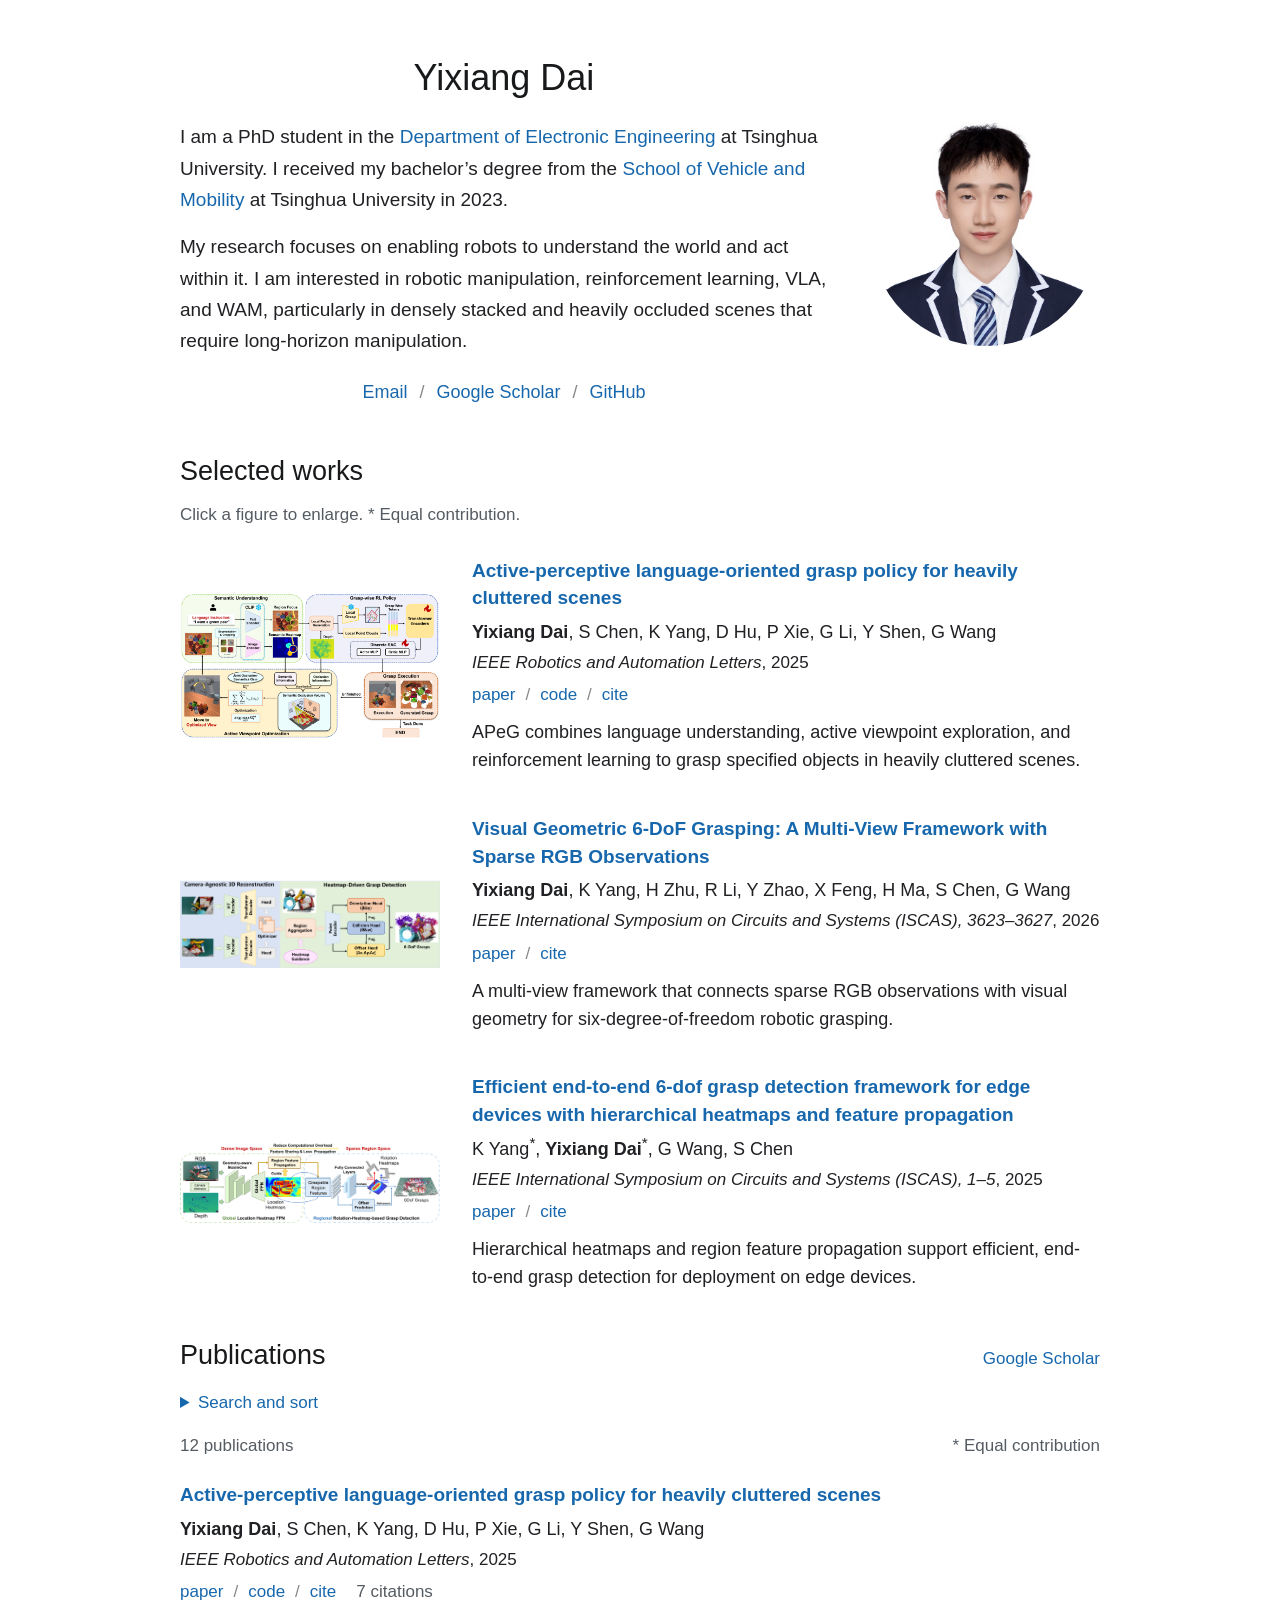
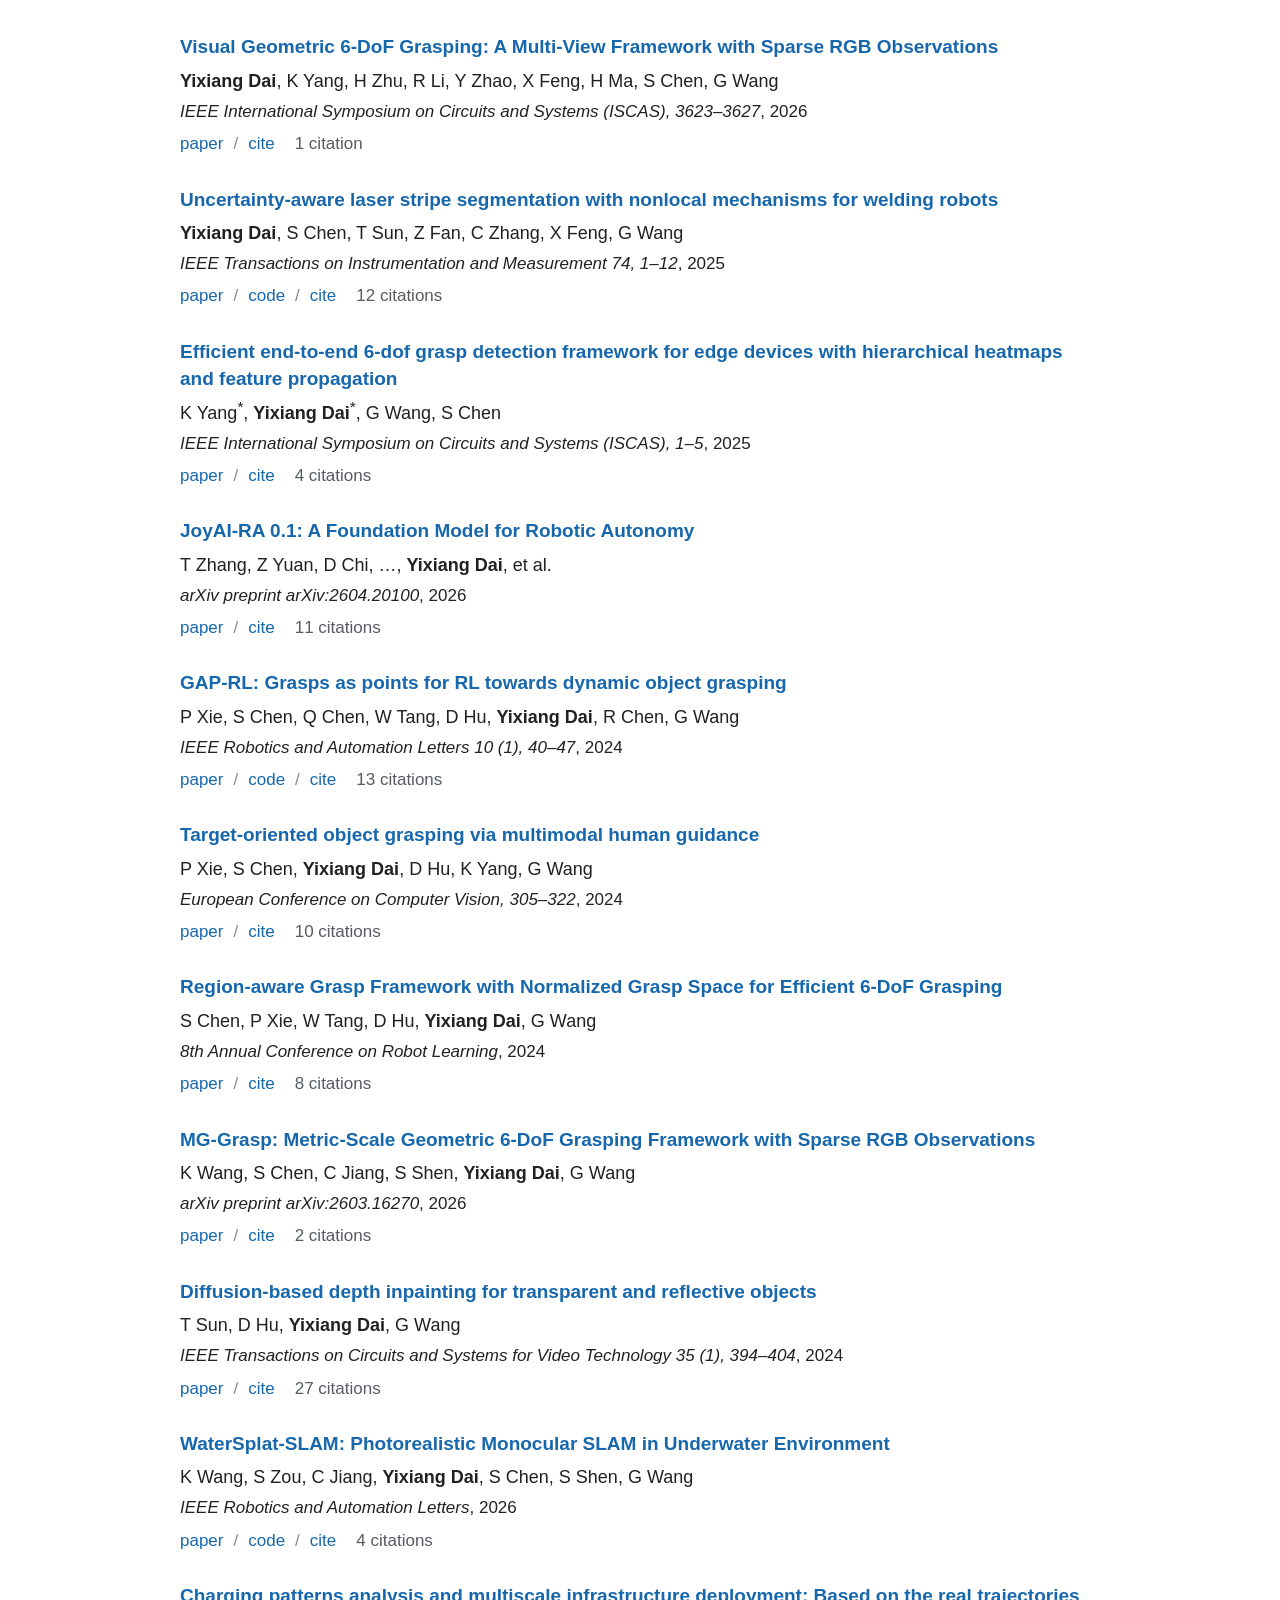
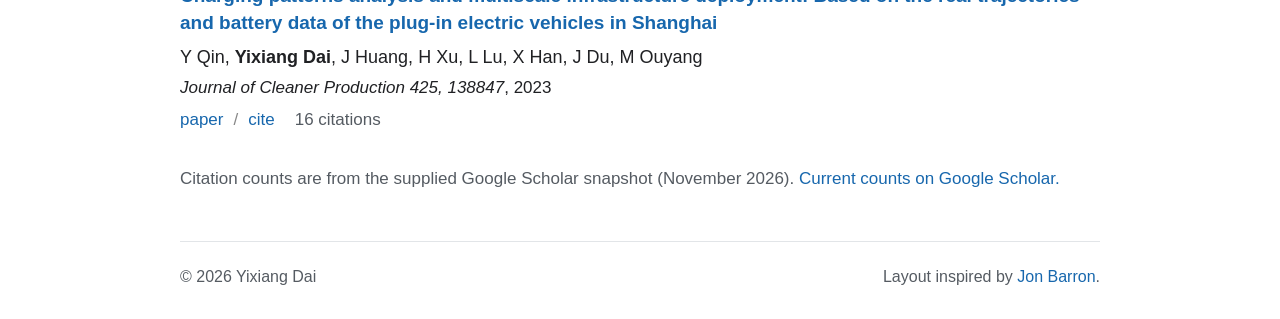
<file: docs/index.html>
<!doctype html>
<html lang="en">
<head>
<meta charset="utf-8">
<meta name="viewport" content="width=device-width, initial-scale=1">
<meta name="theme-color" content="#ffffff">
<title>Yixiang Dai | Tsinghua University | Academic Homepage</title>
<meta name="author" content="Yixiang Dai">
<meta name="robots" content="index,follow,max-image-preview:large">
<meta name="description" content="Yixiang Dai, PhD student in the Department of Electronic Engineering at Tsinghua University. Research in robotic manipulation, reinforcement learning, VLA, and WAM.">
<link rel="canonical" href="https://ryan-dai01.github.io/">
<meta property="og:type" content="website">
<meta property="og:site_name" content="Yixiang Dai">
<meta property="og:title" content="Yixiang Dai — Tsinghua University">
<meta property="og:description" content="Robotic manipulation, reinforcement learning, VLA, and WAM for long-horizon manipulation in cluttered and occluded scenes.">
<meta property="og:url" content="https://ryan-dai01.github.io/">
<meta name="twitter:card" content="summary">
<link rel="icon" href="assets/favicon.svg" type="image/svg+xml">
<link rel="stylesheet" href="styles.css?v=8df220559da8">
<script src="main.js?v=0dc1ffbe0150" defer></script>
<script type="application/ld+json">{"@context":"https://schema.org","@graph":[{"@type":"WebSite","@id":"https://ryan-dai01.github.io/#website","url":"https://ryan-dai01.github.io/","name":"Yixiang Dai","alternateName":"Yixiang Dai — Tsinghua University","inLanguage":"en","publisher":{"@id":"https://ryan-dai01.github.io/#person"}},{"@type":"ProfilePage","@id":"https://ryan-dai01.github.io/#profile","url":"https://ryan-dai01.github.io/","name":"Yixiang Dai | Tsinghua University | Academic Homepage","isPartOf":{"@id":"https://ryan-dai01.github.io/#website"},"mainEntity":{"@id":"https://ryan-dai01.github.io/#person"},"inLanguage":"en"},{"@type":"Person","@id":"https://ryan-dai01.github.io/#person","name":"Yixiang Dai","url":"https://ryan-dai01.github.io/","mainEntityOfPage":{"@id":"https://ryan-dai01.github.io/#profile"},"jobTitle":"PhD Student","image":"https://ryan-dai01.github.io/assets/yixiang-dai.jpg","affiliation":{"@type":"Organization","name":"Department of Electronic Engineering","parentOrganization":{"@type":"CollegeOrUniversity","name":"Tsinghua University"}},"email":"mailto:daiyx23@mails.tsinghua.edu.cn","sameAs":["https://scholar.google.com/citations?user=QMw7WTEAAAAJ&hl=en","https://github.com/Ryan-DAI01"],"knowsAbout":["Robotic manipulation","Reinforcement learning","VLA","WAM","Long-horizon manipulation","Cluttered and occluded scenes"],"alumniOf":{"@type":"EducationalOrganization","name":"School of Vehicle and Mobility","parentOrganization":{"@type":"CollegeOrUniversity","name":"Tsinghua University"}}}]}</script>
</head>
<body>
<a class="skip-link" href="#main">Skip to content</a>
<main id="main" class="page">
  <section id="about" class="profile" aria-labelledby="name">
    <div class="profile-copy">
      <h1 id="name">Yixiang Dai</h1>
      <p class="bio bio-education">I am a PhD student in the <a class="department-link" href="https://www.ee.tsinghua.edu.cn/en/" target="_blank" rel="noopener noreferrer">Department of Electronic Engineering</a> at Tsinghua University. I received my bachelor’s degree from the <a href="https://eng.svm.tsinghua.edu.cn/info/1002/1026.htm" target="_blank" rel="noopener noreferrer">School of Vehicle and Mobility</a> at Tsinghua University in 2023.</p>
      <p class="bio">My research focuses on enabling robots to understand the world and act within it. I am interested in robotic manipulation, reinforcement learning, VLA, and WAM, particularly in densely stacked and heavily occluded scenes that require long-horizon manipulation.</p>
      <nav id="contact" class="profile-links" aria-label="Contact and academic profiles">
        <a href="mailto:daiyx23@mails.tsinghua.edu.cn">Email</a>
        <a href="https://scholar.google.com/citations?user=QMw7WTEAAAAJ&amp;hl=en" target="_blank" rel="noopener noreferrer">Google Scholar</a>
        <a href="https://github.com/Ryan-DAI01" target="_blank" rel="noopener noreferrer">GitHub</a>
      </nav>
    </div>
    <figure class="portrait"><img src="assets/yixiang-dai.jpg" alt="Portrait of Yixiang Dai" width="3516" height="3516" fetchpriority="high"></figure>
  </section>

  <section id="research" class="research-section" aria-labelledby="research-title">
    <div class="section-heading"><h2 id="research-title">Selected works</h2></div>
    <p class="section-note">Click a figure to enlarge. <span>* Equal contribution.</span></p>
    <div class="selected-works"><article class="selected-work" data-work="apeg" aria-labelledby="selected-title-apeg"><a class="research-image" href="assets/apeg-framework.png" target="_blank" rel="noopener noreferrer" data-figure="Active-perceptive language-oriented grasp policy for heavily cluttered scenes" data-caption="APeG framework — original figure from the authors’ project repository." aria-label="Enlarge figure: Active-perceptive language-oriented grasp policy for heavily cluttered scenes"><img src="assets/apeg-framework.png" alt="APeG framework: semantic understanding and active viewpoint optimization feed a grasp-wise reinforcement learning policy." width="1920" height="1084" loading="lazy"></a><div class="research-copy"><h3 id="selected-title-apeg"><a href="https://ieeexplore.ieee.org/document/11146494/" target="_blank" rel="noopener noreferrer">Active-perceptive language-oriented grasp policy for heavily cluttered scenes</a></h3><p class="authors"><strong>Yixiang Dai</strong>, S Chen, K Yang, D Hu, P Xie, G Li, Y Shen, G Wang</p><p class="venue"><em>IEEE Robotics and Automation Letters</em>, <span class="paper-year">2025</span></p><div class="paper-actions"><a href="https://ieeexplore.ieee.org/document/11146494/" target="_blank" rel="noopener noreferrer" aria-label="Read paper: Active-perceptive language-oriented grasp policy for heavily cluttered scenes">paper</a><a href="https://github.com/THU-VCLab/APeG" target="_blank" rel="noopener noreferrer" aria-label="Source code for Active-perceptive language-oriented grasp policy for heavily cluttered scenes">code</a><button type="button" class="cite-button link-button" data-cite="apeg" aria-label="Cite: Active-perceptive language-oriented grasp policy for heavily cluttered scenes" hidden>cite</button></div><p class="paper-description">APeG combines language understanding, active viewpoint exploration, and reinforcement learning to grasp specified objects in heavily cluttered scenes.</p></div></article><article class="selected-work" data-work="visual-geometric" aria-labelledby="selected-title-visual-geometric"><a class="research-image" href="assets/visual-geometric-framework.png" target="_blank" rel="noopener noreferrer" data-figure="Visual Geometric 6-DoF Grasping: A Multi-View Framework with Sparse RGB Observations" data-caption="Visual Geometric 6-DoF Grasping — original framework figure supplied by Yixiang Dai." aria-label="Enlarge figure: Visual Geometric 6-DoF Grasping: A Multi-View Framework with Sparse RGB Observations"><img src="assets/visual-geometric-framework.png" alt="Camera-agnostic 3D reconstruction from multiple RGB views, followed by heatmap-driven 6-DoF grasp detection." width="4372" height="1477" loading="lazy"></a><div class="research-copy"><h3 id="selected-title-visual-geometric"><a href="https://doi.org/10.1109/ISCAS66217.2026.11562096" target="_blank" rel="noopener noreferrer">Visual Geometric 6-DoF Grasping: A Multi-View Framework with Sparse RGB Observations</a></h3><p class="authors"><strong>Yixiang Dai</strong>, K Yang, H Zhu, R Li, Y Zhao, X Feng, H Ma, S Chen, G Wang</p><p class="venue"><em>IEEE International Symposium on Circuits and Systems (ISCAS), 3623–3627</em>, <span class="paper-year">2026</span></p><div class="paper-actions"><a href="https://doi.org/10.1109/ISCAS66217.2026.11562096" target="_blank" rel="noopener noreferrer" aria-label="Read paper: Visual Geometric 6-DoF Grasping: A Multi-View Framework with Sparse RGB Observations">paper</a><button type="button" class="cite-button link-button" data-cite="visual-geometric" aria-label="Cite: Visual Geometric 6-DoF Grasping: A Multi-View Framework with Sparse RGB Observations" hidden>cite</button></div><p class="paper-description">A multi-view framework that connects sparse RGB observations with visual geometry for six-degree-of-freedom robotic grasping.</p></div></article><article class="selected-work" data-work="edge-grasp" aria-labelledby="selected-title-edge-grasp"><a class="research-image" href="assets/edge-grasp-framework.png" target="_blank" rel="noopener noreferrer" data-figure="Efficient end-to-end 6-dof grasp detection framework for edge devices with hierarchical heatmaps and feature propagation" data-caption="E3GNet framework — Figure 1 of the paper." aria-label="Enlarge figure: Efficient end-to-end 6-dof grasp detection framework for edge devices with hierarchical heatmaps and feature propagation"><img src="assets/edge-grasp-framework.png" alt="E3GNet framework showing hierarchical heatmaps, region feature propagation, and grasp generation." width="2560" height="799" loading="lazy"></a><div class="research-copy"><h3 id="selected-title-edge-grasp"><a href="https://arxiv.org/abs/2410.22980" target="_blank" rel="noopener noreferrer">Efficient end-to-end 6-dof grasp detection framework for edge devices with hierarchical heatmaps and feature propagation</a></h3><p class="authors">K Yang<sup class="equal-contribution" aria-label="Equal contribution">*</sup>, <strong>Yixiang Dai</strong><sup class="equal-contribution" aria-label="Equal contribution">*</sup>, G Wang, S Chen</p><p class="venue"><em>IEEE International Symposium on Circuits and Systems (ISCAS), 1–5</em>, <span class="paper-year">2025</span></p><div class="paper-actions"><a href="https://arxiv.org/abs/2410.22980" target="_blank" rel="noopener noreferrer" aria-label="Read paper: Efficient end-to-end 6-dof grasp detection framework for edge devices with hierarchical heatmaps and feature propagation">paper</a><button type="button" class="cite-button link-button" data-cite="edge-grasp" aria-label="Cite: Efficient end-to-end 6-dof grasp detection framework for edge devices with hierarchical heatmaps and feature propagation" hidden>cite</button></div><p class="paper-description">Hierarchical heatmaps and region feature propagation support efficient, end-to-end grasp detection for deployment on edge devices.</p></div></article></div>
  </section>

  <section id="publications" class="publications-section" aria-labelledby="publications-title">
    <div class="section-heading">
      <h2 id="publications-title">Publications</h2>
      <a class="scholar-link" href="https://scholar.google.com/citations?user=QMw7WTEAAAAJ&amp;hl=en" target="_blank" rel="noopener noreferrer">Google Scholar</a>
    </div>
    <details id="publication-tools" class="publication-tools" hidden>
      <summary>Search and sort</summary>
      <form id="filters" class="filters" role="search" hidden>
        <div class="filter-fields">
          <label class="search-field"><span class="sr-only">Search publications</span><input id="publication-search" type="search" placeholder="Search publications…" autocomplete="off"></label>
          <label><span class="sr-only">Publication year</span><select id="year-filter"><option value="all">All years</option><option>2026</option><option>2025</option><option>2024</option><option>2023</option></select></label>
          <label><span class="sr-only">Publication order</span><select id="publication-sort"><option value="featured">Selected order</option><option value="recent">Newest first</option><option value="cited">Most cited</option></select></label>
        </div>
      </form>
    </details>
    <p id="order-hint" class="order-hint" hidden></p>
    <div class="list-summary"><p id="result-count" role="status" aria-live="polite">12 publications</p><p>* Equal contribution</p></div>
    <div id="publication-list"><div class="publication-group publication-group-flat"><div><article class="publication-row" data-id="apeg" aria-labelledby="title-apeg"><h3 id="title-apeg"><a href="https://ieeexplore.ieee.org/document/11146494/" target="_blank" rel="noopener noreferrer">Active-perceptive language-oriented grasp policy for heavily cluttered scenes</a></h3><p class="authors"><strong>Yixiang Dai</strong>, S Chen, K Yang, D Hu, P Xie, G Li, Y Shen, G Wang</p><p class="venue"><em>IEEE Robotics and Automation Letters</em>, <span class="paper-year">2025</span></p><div class="publication-bottom"><div class="paper-actions"><a href="https://ieeexplore.ieee.org/document/11146494/" target="_blank" rel="noopener noreferrer" aria-label="Read paper: Active-perceptive language-oriented grasp policy for heavily cluttered scenes">paper</a><a href="https://github.com/THU-VCLab/APeG" target="_blank" rel="noopener noreferrer" aria-label="Source code for Active-perceptive language-oriented grasp policy for heavily cluttered scenes">code</a><button type="button" class="cite-button link-button" data-cite="apeg" aria-label="Cite: Active-perceptive language-oriented grasp policy for heavily cluttered scenes" hidden>cite</button></div><span class="citation-count">7 citations</span></div></article><article class="publication-row" data-id="visual-geometric" aria-labelledby="title-visual-geometric"><h3 id="title-visual-geometric"><a href="https://doi.org/10.1109/ISCAS66217.2026.11562096" target="_blank" rel="noopener noreferrer">Visual Geometric 6-DoF Grasping: A Multi-View Framework with Sparse RGB Observations</a></h3><p class="authors"><strong>Yixiang Dai</strong>, K Yang, H Zhu, R Li, Y Zhao, X Feng, H Ma, S Chen, G Wang</p><p class="venue"><em>IEEE International Symposium on Circuits and Systems (ISCAS), 3623–3627</em>, <span class="paper-year">2026</span></p><div class="publication-bottom"><div class="paper-actions"><a href="https://doi.org/10.1109/ISCAS66217.2026.11562096" target="_blank" rel="noopener noreferrer" aria-label="Read paper: Visual Geometric 6-DoF Grasping: A Multi-View Framework with Sparse RGB Observations">paper</a><button type="button" class="cite-button link-button" data-cite="visual-geometric" aria-label="Cite: Visual Geometric 6-DoF Grasping: A Multi-View Framework with Sparse RGB Observations" hidden>cite</button></div><span class="citation-count">1 citation</span></div></article><article class="publication-row" data-id="laser-stripe" aria-labelledby="title-laser-stripe"><h3 id="title-laser-stripe"><a href="https://ieeexplore.ieee.org/document/10909245" target="_blank" rel="noopener noreferrer">Uncertainty-aware laser stripe segmentation with nonlocal mechanisms for welding robots</a></h3><p class="authors"><strong>Yixiang Dai</strong>, S Chen, T Sun, Z Fan, C Zhang, X Feng, G Wang</p><p class="venue"><em>IEEE Transactions on Instrumentation and Measurement 74, 1–12</em>, <span class="paper-year">2025</span></p><div class="publication-bottom"><div class="paper-actions"><a href="https://ieeexplore.ieee.org/document/10909245" target="_blank" rel="noopener noreferrer" aria-label="Read paper: Uncertainty-aware laser stripe segmentation with nonlocal mechanisms for welding robots">paper</a><a href="https://github.com/Ryan-DAI01/UNLS-Net" target="_blank" rel="noopener noreferrer" aria-label="Source code for Uncertainty-aware laser stripe segmentation with nonlocal mechanisms for welding robots">code</a><button type="button" class="cite-button link-button" data-cite="laser-stripe" aria-label="Cite: Uncertainty-aware laser stripe segmentation with nonlocal mechanisms for welding robots" hidden>cite</button></div><span class="citation-count">12 citations</span></div></article><article class="publication-row" data-id="edge-grasp" aria-labelledby="title-edge-grasp"><h3 id="title-edge-grasp"><a href="https://arxiv.org/abs/2410.22980" target="_blank" rel="noopener noreferrer">Efficient end-to-end 6-dof grasp detection framework for edge devices with hierarchical heatmaps and feature propagation</a></h3><p class="authors">K Yang<sup class="equal-contribution" aria-label="Equal contribution">*</sup>, <strong>Yixiang Dai</strong><sup class="equal-contribution" aria-label="Equal contribution">*</sup>, G Wang, S Chen</p><p class="venue"><em>IEEE International Symposium on Circuits and Systems (ISCAS), 1–5</em>, <span class="paper-year">2025</span></p><div class="publication-bottom"><div class="paper-actions"><a href="https://arxiv.org/abs/2410.22980" target="_blank" rel="noopener noreferrer" aria-label="Read paper: Efficient end-to-end 6-dof grasp detection framework for edge devices with hierarchical heatmaps and feature propagation">paper</a><button type="button" class="cite-button link-button" data-cite="edge-grasp" aria-label="Cite: Efficient end-to-end 6-dof grasp detection framework for edge devices with hierarchical heatmaps and feature propagation" hidden>cite</button></div><span class="citation-count">4 citations</span></div></article><article class="publication-row" data-id="joyai" aria-labelledby="title-joyai"><h3 id="title-joyai"><a href="https://arxiv.org/abs/2604.20100" target="_blank" rel="noopener noreferrer">JoyAI-RA 0.1: A Foundation Model for Robotic Autonomy</a></h3><p class="authors">T Zhang, Z Yuan, D Chi, …, <strong>Yixiang Dai</strong>, et al.</p><p class="venue"><em>arXiv preprint arXiv:2604.20100</em>, <span class="paper-year">2026</span></p><div class="publication-bottom"><div class="paper-actions"><a href="https://arxiv.org/abs/2604.20100" target="_blank" rel="noopener noreferrer" aria-label="Read paper: JoyAI-RA 0.1: A Foundation Model for Robotic Autonomy">paper</a><button type="button" class="cite-button link-button" data-cite="joyai" aria-label="Cite: JoyAI-RA 0.1: A Foundation Model for Robotic Autonomy" hidden>cite</button></div><span class="citation-count">11 citations</span></div></article><article class="publication-row" data-id="gap-rl" aria-labelledby="title-gap-rl"><h3 id="title-gap-rl"><a href="https://arxiv.org/abs/2410.03509" target="_blank" rel="noopener noreferrer">GAP-RL: Grasps as points for RL towards dynamic object grasping</a></h3><p class="authors">P Xie, S Chen, Q Chen, W Tang, D Hu, <strong>Yixiang Dai</strong>, R Chen, G Wang</p><p class="venue"><em>IEEE Robotics and Automation Letters 10 (1), 40–47</em>, <span class="paper-year">2024</span></p><div class="publication-bottom"><div class="paper-actions"><a href="https://arxiv.org/abs/2410.03509" target="_blank" rel="noopener noreferrer" aria-label="Read paper: GAP-RL: Grasps as points for RL towards dynamic object grasping">paper</a><a href="https://github.com/THU-VCLab/GAP-RL" target="_blank" rel="noopener noreferrer" aria-label="Source code for GAP-RL: Grasps as points for RL towards dynamic object grasping">code</a><button type="button" class="cite-button link-button" data-cite="gap-rl" aria-label="Cite: GAP-RL: Grasps as points for RL towards dynamic object grasping" hidden>cite</button></div><span class="citation-count">13 citations</span></div></article><article class="publication-row" data-id="target-oriented" aria-labelledby="title-target-oriented"><h3 id="title-target-oriented"><a href="https://arxiv.org/abs/2408.11138" target="_blank" rel="noopener noreferrer">Target-oriented object grasping via multimodal human guidance</a></h3><p class="authors">P Xie, S Chen, <strong>Yixiang Dai</strong>, D Hu, K Yang, G Wang</p><p class="venue"><em>European Conference on Computer Vision, 305–322</em>, <span class="paper-year">2024</span></p><div class="publication-bottom"><div class="paper-actions"><a href="https://arxiv.org/abs/2408.11138" target="_blank" rel="noopener noreferrer" aria-label="Read paper: Target-oriented object grasping via multimodal human guidance">paper</a><button type="button" class="cite-button link-button" data-cite="target-oriented" aria-label="Cite: Target-oriented object grasping via multimodal human guidance" hidden>cite</button></div><span class="citation-count">10 citations</span></div></article><article class="publication-row" data-id="region-aware" aria-labelledby="title-region-aware"><h3 id="title-region-aware"><a href="https://arxiv.org/abs/2406.01767" target="_blank" rel="noopener noreferrer">Region-aware Grasp Framework with Normalized Grasp Space for Efficient 6-DoF Grasping</a></h3><p class="authors">S Chen, P Xie, W Tang, D Hu, <strong>Yixiang Dai</strong>, G Wang</p><p class="venue"><em>8th Annual Conference on Robot Learning</em>, <span class="paper-year">2024</span></p><div class="publication-bottom"><div class="paper-actions"><a href="https://arxiv.org/abs/2406.01767" target="_blank" rel="noopener noreferrer" aria-label="Read paper: Region-aware Grasp Framework with Normalized Grasp Space for Efficient 6-DoF Grasping">paper</a><button type="button" class="cite-button link-button" data-cite="region-aware" aria-label="Cite: Region-aware Grasp Framework with Normalized Grasp Space for Efficient 6-DoF Grasping" hidden>cite</button></div><span class="citation-count">8 citations</span></div></article><article class="publication-row" data-id="mg-grasp" aria-labelledby="title-mg-grasp"><h3 id="title-mg-grasp"><a href="https://arxiv.org/abs/2603.16270" target="_blank" rel="noopener noreferrer">MG-Grasp: Metric-Scale Geometric 6-DoF Grasping Framework with Sparse RGB Observations</a></h3><p class="authors">K Wang, S Chen, C Jiang, S Shen, <strong>Yixiang Dai</strong>, G Wang</p><p class="venue"><em>arXiv preprint arXiv:2603.16270</em>, <span class="paper-year">2026</span></p><div class="publication-bottom"><div class="paper-actions"><a href="https://arxiv.org/abs/2603.16270" target="_blank" rel="noopener noreferrer" aria-label="Read paper: MG-Grasp: Metric-Scale Geometric 6-DoF Grasping Framework with Sparse RGB Observations">paper</a><button type="button" class="cite-button link-button" data-cite="mg-grasp" aria-label="Cite: MG-Grasp: Metric-Scale Geometric 6-DoF Grasping Framework with Sparse RGB Observations" hidden>cite</button></div><span class="citation-count">2 citations</span></div></article><article class="publication-row" data-id="ditr" aria-labelledby="title-ditr"><h3 id="title-ditr"><a href="https://arxiv.org/abs/2410.08567" target="_blank" rel="noopener noreferrer">Diffusion-based depth inpainting for transparent and reflective objects</a></h3><p class="authors">T Sun, D Hu, <strong>Yixiang Dai</strong>, G Wang</p><p class="venue"><em>IEEE Transactions on Circuits and Systems for Video Technology 35 (1), 394–404</em>, <span class="paper-year">2024</span></p><div class="publication-bottom"><div class="paper-actions"><a href="https://arxiv.org/abs/2410.08567" target="_blank" rel="noopener noreferrer" aria-label="Read paper: Diffusion-based depth inpainting for transparent and reflective objects">paper</a><button type="button" class="cite-button link-button" data-cite="ditr" aria-label="Cite: Diffusion-based depth inpainting for transparent and reflective objects" hidden>cite</button></div><span class="citation-count">27 citations</span></div></article><article class="publication-row" data-id="watersplat" aria-labelledby="title-watersplat"><h3 id="title-watersplat"><a href="https://arxiv.org/abs/2604.04642" target="_blank" rel="noopener noreferrer">WaterSplat-SLAM: Photorealistic Monocular SLAM in Underwater Environment</a></h3><p class="authors">K Wang, S Zou, C Jiang, <strong>Yixiang Dai</strong>, S Chen, S Shen, G Wang</p><p class="venue"><em>IEEE Robotics and Automation Letters</em>, <span class="paper-year">2026</span></p><div class="publication-bottom"><div class="paper-actions"><a href="https://arxiv.org/abs/2604.04642" target="_blank" rel="noopener noreferrer" aria-label="Read paper: WaterSplat-SLAM: Photorealistic Monocular SLAM in Underwater Environment">paper</a><a href="https://github.com/THU-VCLab/WaterSplat-SLAM" target="_blank" rel="noopener noreferrer" aria-label="Source code for WaterSplat-SLAM: Photorealistic Monocular SLAM in Underwater Environment">code</a><button type="button" class="cite-button link-button" data-cite="watersplat" aria-label="Cite: WaterSplat-SLAM: Photorealistic Monocular SLAM in Underwater Environment" hidden>cite</button></div><span class="citation-count">4 citations</span></div></article><article class="publication-row" data-id="charging" aria-labelledby="title-charging"><h3 id="title-charging"><a href="https://doi.org/10.1016/j.jclepro.2023.138847" target="_blank" rel="noopener noreferrer">Charging patterns analysis and multiscale infrastructure deployment: Based on the real trajectories and battery data of the plug-in electric vehicles in Shanghai</a></h3><p class="authors">Y Qin, <strong>Yixiang Dai</strong>, J Huang, H Xu, L Lu, X Han, J Du, M Ouyang</p><p class="venue"><em>Journal of Cleaner Production 425, 138847</em>, <span class="paper-year">2023</span></p><div class="publication-bottom"><div class="paper-actions"><a href="https://doi.org/10.1016/j.jclepro.2023.138847" target="_blank" rel="noopener noreferrer" aria-label="Read paper: Charging patterns analysis and multiscale infrastructure deployment: Based on the real trajectories and battery data of the plug-in electric vehicles in Shanghai">paper</a><button type="button" class="cite-button link-button" data-cite="charging" aria-label="Cite: Charging patterns analysis and multiscale infrastructure deployment: Based on the real trajectories and battery data of the plug-in electric vehicles in Shanghai" hidden>cite</button></div><span class="citation-count">16 citations</span></div></article></div></div></div>
    <div id="empty-state" class="empty-state" hidden><h3>No matching publications</h3><p>Try a different title, author, venue, or year.</p><button type="button" class="button" id="reset-filters">Clear filters</button></div>
    <p class="publication-note">Citation counts are from the supplied Google Scholar snapshot (November 2026). <a href="https://scholar.google.com/citations?user=QMw7WTEAAAAJ&amp;hl=en" target="_blank" rel="noopener noreferrer">Current counts on Google Scholar.</a></p>
  </section>
  <footer class="site-footer">
    <p>© 2026 Yixiang Dai</p>
    <p>Layout inspired by <a href="https://jonbarron.info/" target="_blank" rel="noopener noreferrer">Jon Barron</a>.</p>
  </footer>
</main>
<dialog id="figure-dialog" aria-labelledby="figure-title" aria-describedby="figure-caption">
  <div class="dialog-heading"><h2 id="figure-title">Research figure</h2><button type="button" id="close-figure" aria-label="Close figure">×</button></div>
  <img id="figure-image" alt="">
  <p id="figure-caption"></p>
</dialog>
<dialog id="citation-dialog" aria-labelledby="citation-title">
  <div class="dialog-heading"><h2 id="citation-title">Cite this work</h2><button type="button" id="close-citation" aria-label="Close citation">×</button></div>
  <label for="citation-text">Formatted citation</label>
  <textarea id="citation-text" readonly rows="7"></textarea>
  <div class="dialog-footer"><p id="copy-status" role="status" aria-live="polite"></p><button type="button" id="copy-citation" class="button">Copy citation</button></div>
</dialog>
<script id="publication-data" type="application/json">[{"id":"apeg","title":"Active-perceptive language-oriented grasp policy for heavily cluttered scenes","authors":"Y Dai, S Chen, K Yang, D Hu, P Xie, G Li, Y Shen, G Wang","venue":"IEEE Robotics and Automation Letters","short":"RA-L","year":2025,"citations":7,"url":"https://ieeexplore.ieee.org/document/11146494/","code":"https://github.com/THU-VCLab/APeG","selected":{"order":1,"image":"assets/apeg-framework.png","width":1920,"height":1084,"alt":"APeG framework: semantic understanding and active viewpoint optimization feed a grasp-wise reinforcement learning policy.","caption":"APeG framework — original figure from the authors’ project repository.","description":"APeG combines language understanding, active viewpoint exploration, and reinforcement learning to grasp specified objects in heavily cluttered scenes."}},{"id":"visual-geometric","title":"Visual Geometric 6-DoF Grasping: A Multi-View Framework with Sparse RGB Observations","authors":"Y Dai, K Yang, H Zhu, R Li, Y Zhao, X Feng, H Ma, S Chen, G Wang","venue":"2026 IEEE International Symposium on Circuits and Systems (ISCAS), 3623–3627","short":"ISCAS","year":2026,"citations":1,"url":"https://doi.org/10.1109/ISCAS66217.2026.11562096","selected":{"order":2,"image":"assets/visual-geometric-framework.png","width":4372,"height":1477,"alt":"Camera-agnostic 3D reconstruction from multiple RGB views, followed by heatmap-driven 6-DoF grasp detection.","caption":"Visual Geometric 6-DoF Grasping — original framework figure supplied by Yixiang Dai.","description":"A multi-view framework that connects sparse RGB observations with visual geometry for six-degree-of-freedom robotic grasping."}},{"id":"laser-stripe","title":"Uncertainty-aware laser stripe segmentation with nonlocal mechanisms for welding robots","authors":"Y Dai, S Chen, T Sun, Z Fan, C Zhang, X Feng, G Wang","venue":"IEEE Transactions on Instrumentation and Measurement 74, 1–12","short":"TIM","year":2025,"citations":12,"url":"https://ieeexplore.ieee.org/document/10909245","code":"https://github.com/Ryan-DAI01/UNLS-Net"},{"id":"edge-grasp","title":"Efficient end-to-end 6-dof grasp detection framework for edge devices with hierarchical heatmaps and feature propagation","authors":"K Yang, Y Dai, G Wang, S Chen","venue":"2025 IEEE International Symposium on Circuits and Systems (ISCAS), 1–5","short":"ISCAS","year":2025,"citations":4,"url":"https://arxiv.org/abs/2410.22980","equalContribution":["K Yang","Y Dai"],"selected":{"order":3,"image":"assets/edge-grasp-framework.png","width":2560,"height":799,"alt":"E3GNet framework showing hierarchical heatmaps, region feature propagation, and grasp generation.","caption":"E3GNet framework — Figure 1 of the paper.","description":"Hierarchical heatmaps and region feature propagation support efficient, end-to-end grasp detection for deployment on edge devices."}},{"id":"joyai","title":"JoyAI-RA 0.1: A Foundation Model for Robotic Autonomy","authors":"T Zhang, Z Yuan, D Chi, P Liu, D Li, K Hu, L Zhang, J Nie, Z Wei, Z Chen, et al.","displayAuthors":"T Zhang, Z Yuan, D Chi, …, Y Dai, et al.","venue":"arXiv preprint arXiv:2604.20100","short":"arXiv","year":2026,"citations":11,"url":"https://arxiv.org/abs/2604.20100"},{"id":"gap-rl","title":"GAP-RL: Grasps as points for RL towards dynamic object grasping","authors":"P Xie, S Chen, Q Chen, W Tang, D Hu, Y Dai, R Chen, G Wang","venue":"IEEE Robotics and Automation Letters 10 (1), 40–47","short":"RA-L","year":2024,"citations":13,"url":"https://arxiv.org/abs/2410.03509","code":"https://github.com/THU-VCLab/GAP-RL"},{"id":"target-oriented","title":"Target-oriented object grasping via multimodal human guidance","authors":"P Xie, S Chen, Y Dai, D Hu, K Yang, G Wang","venue":"European Conference on Computer Vision, 305–322","short":"ECCV","year":2024,"citations":10,"url":"https://arxiv.org/abs/2408.11138"},{"id":"region-aware","title":"Region-aware Grasp Framework with Normalized Grasp Space for Efficient 6-DoF Grasping","authors":"S Chen, P Xie, W Tang, D Hu, Y Dai, G Wang","venue":"8th Annual Conference on Robot Learning","short":"CoRL","year":2024,"citations":8,"url":"https://arxiv.org/abs/2406.01767"},{"id":"mg-grasp","title":"MG-Grasp: Metric-Scale Geometric 6-DoF Grasping Framework with Sparse RGB Observations","authors":"K Wang, S Chen, C Jiang, S Shen, Y Dai, G Wang","venue":"arXiv preprint arXiv:2603.16270","short":"arXiv","year":2026,"citations":2,"url":"https://arxiv.org/abs/2603.16270"},{"id":"ditr","title":"Diffusion-based depth inpainting for transparent and reflective objects","authors":"T Sun, D Hu, Y Dai, G Wang","venue":"IEEE Transactions on Circuits and Systems for Video Technology 35 (1), 394–404","short":"TCSVT","year":2024,"citations":27,"url":"https://arxiv.org/abs/2410.08567"},{"id":"watersplat","title":"WaterSplat-SLAM: Photorealistic Monocular SLAM in Underwater Environment","authors":"K Wang, S Zou, C Jiang, Y Dai, S Chen, S Shen, G Wang","venue":"IEEE Robotics and Automation Letters","short":"RA-L","year":2026,"citations":4,"url":"https://arxiv.org/abs/2604.04642","code":"https://github.com/THU-VCLab/WaterSplat-SLAM"},{"id":"charging","title":"Charging patterns analysis and multiscale infrastructure deployment: Based on the real trajectories and battery data of the plug-in electric vehicles in Shanghai","authors":"Y Qin, Y Dai, J Huang, H Xu, L Lu, X Han, J Du, M Ouyang","venue":"Journal of Cleaner Production 425, 138847","short":"J. Cleaner Prod.","year":2023,"citations":16,"url":"https://doi.org/10.1016/j.jclepro.2023.138847"}]</script>
</body>
</html>
</file>
<file: docs/styles.css>
:root {
  color-scheme: light;
  --text: #202124;
  --muted: #555b62;
  --link: #1767ad;
  --line: #e2e5e8;
}
* { box-sizing: border-box; }
html { scroll-padding-top: 24px; }
body { margin: 0; background: #fff; color: var(--text); font: 18px/1.6 Arial, Helvetica, sans-serif; }
[hidden] { display: none !important; }
a { color: var(--link); text-decoration: none; text-underline-offset: 3px; }
a:hover { color: #a44b08; text-decoration: underline; }
a:focus-visible, button:focus-visible, summary:focus-visible, input:focus-visible, select:focus-visible, textarea:focus-visible { outline: 2px solid var(--link); outline-offset: 4px; }
button, input, select, textarea { font: inherit; }
button, summary { cursor: pointer; }
img { display: block; max-width: 100%; }
p { margin: 0 0 16px; }
h1, h2, h3 { color: #17191b; }
h1 { margin: 0 0 22px; font-size: 36px; font-weight: 400; line-height: 1.2; text-align: center; }
h2 { margin: 0; font-size: 27px; font-weight: 400; line-height: 1.3; }
h3 { margin: 0 0 7px; font-size: 19px; font-weight: 600; line-height: 1.45; }
strong { font-weight: 600; }
.page { width: min(100% - 48px, 920px); margin: 0 auto; }
.skip-link { position: absolute; top: 8px; left: 12px; padding: 8px 12px; background: #fff; transform: translateY(-160%); z-index: 10; }
.skip-link:focus { transform: none; }
.sr-only { position: absolute; width: 1px; height: 1px; padding: 0; margin: -1px; overflow: hidden; clip: rect(0, 0, 0, 0); white-space: nowrap; border: 0; }
.profile { display: grid; grid-template-columns: minmax(0, 1fr) 230px; align-items: center; gap: 42px; padding: 56px 0 48px; }
.bio { font-size: 19px; line-height: 1.65; }
.profile-links { display: flex; justify-content: center; flex-wrap: wrap; column-gap: 12px; row-gap: 4px; margin: 21px 0 0; }
.profile-links a + a::before { content: "/"; color: #888; display: inline-block; margin-right: 12px; }
.portrait { width: 230px; height: 230px; overflow: hidden; border-radius: 50%; margin: 0; }
.portrait img { width: 100%; height: 100%; object-fit: cover; transform: scale(1.35); transform-origin: 50% 10%; }
.research-section { padding: 0 0 36px; }
.section-heading { display: flex; align-items: baseline; justify-content: space-between; gap: 18px; margin-bottom: 12px; }
.section-note, .list-summary, .order-hint, .publication-note { color: var(--muted); font-size: 17px; }
.section-note { margin: 0 0 28px; }
.selected-work { display: grid; grid-template-columns: 260px minmax(0, 1fr); align-items: center; column-gap: 32px; margin: 0 0 40px; }
.selected-work:last-child { margin-bottom: 0; }
.research-image { display: block; width: 100%; cursor: zoom-in; }
.research-image img { width: 100%; height: auto; }
.authors { font-size: 18px; line-height: 1.5; margin-bottom: 4px; }
.venue { font-size: 17px; line-height: 1.55; margin-bottom: 5px; }
.paper-actions { display: flex; align-items: baseline; flex-wrap: wrap; gap: 4px 10px; font-size: 17px; }
.paper-actions > * + *::before { content: "/"; color: #888; display: inline-block; margin-right: 10px; }
.link-button { border: 0; border-radius: 0; padding: 0; color: var(--link); background: transparent; line-height: inherit; }
.link-button:hover { color: #a44b08; text-decoration: underline; text-underline-offset: 3px; }
.paper-description { margin: 11px 0 0; font-size: 18px; line-height: 1.55; }
.equal-contribution { font-size: .85em; line-height: 0; }
.publications-section { padding-top: 10px; }
.scholar-link { font-size: 17px; white-space: nowrap; }
.publication-tools { margin: 0 0 12px; font-size: 17px; }
.publication-tools summary { color: var(--link); width: fit-content; padding: 4px 0; }
.filters { margin: 12px 0; }
.filter-fields { display: grid; grid-template-columns: minmax(0, 1fr) 130px 180px; gap: 10px; }
.filter-fields label { min-width: 0; }
.filter-fields input, .filter-fields select { width: 100%; height: 44px; padding: 8px 10px; border: 1px solid #abb3bb; border-radius: 3px; background: #fff; color: var(--text); font-size: 17px; }
.filter-fields input::placeholder { color: #626970; }
.list-summary { display: flex; justify-content: space-between; gap: 12px; margin: 0 0 22px; }
.list-summary p { margin: 0; }
.order-hint { margin: 10px 0; }
.publication-group > h3 { margin: 26px 0 20px; font-size: 22px; font-weight: 400; }
.publication-row { margin: 0 0 28px; }
.publication-bottom { display: flex; align-items: baseline; flex-wrap: wrap; gap: 5px 20px; }
.citation-count { color: var(--muted); font-size: 17px; }
.publication-note { margin: 32px 0 0; }
.empty-state { padding: 24px 0 36px; }
.empty-state p { color: var(--muted); }
.button { padding: 9px 14px; border: 1px solid var(--link); border-radius: 3px; background: #fff; color: var(--link); font-size: 17px; }
.button:hover { background: #f0f5fa; }
.site-footer { display: flex; justify-content: space-between; flex-wrap: wrap; gap: 10px 24px; margin-top: 48px; padding: 22px 0 30px; border-top: 1px solid var(--line); color: var(--muted); font-size: 16px; }
.site-footer p { margin: 0; }
dialog { width: min(760px, calc(100% - 32px)); max-height: calc(100dvh - 40px); padding: 24px; border: 1px solid #c5cbd1; border-radius: 4px; background: #fff; color: var(--text); overflow: auto; }
dialog::backdrop { background: rgb(20 28 36 / 65%); }
.dialog-heading { display: flex; align-items: flex-start; justify-content: space-between; gap: 20px; margin-bottom: 18px; }
.dialog-heading h2 { font-size: 22px; }
.dialog-heading button { flex-shrink: 0; display: grid; place-items: center; width: 40px; height: 40px; margin-top: -6px; padding: 0; border: 0; background: #f2f4f6; color: var(--text); font-size: 28px; line-height: 1; }
#figure-dialog { width: min(1280px, calc(100% - 32px)); }
#figure-image { width: 100%; height: auto; }
#figure-caption { margin: 18px 0 0; color: var(--muted); font-size: 17px; }
#citation-dialog label { display: block; margin-bottom: 8px; font-size: 17px; }
#citation-text { width: 100%; padding: 12px; border: 1px solid #abb3bb; border-radius: 3px; color: var(--text); background: #fff; font-size: 17px; line-height: 1.5; resize: vertical; }
.dialog-footer { display: flex; align-items: center; justify-content: space-between; flex-wrap: wrap; gap: 14px; margin-top: 16px; }
.dialog-footer p { margin: 0; font-size: 17px; }
@media (max-width: 780px) {
  .profile { grid-template-columns: minmax(0, 1fr) 180px; gap: 28px; padding-top: 40px; }
  .portrait { width: 180px; height: 180px; }
  .selected-work { grid-template-columns: 220px minmax(0, 1fr); gap: 26px; }
}
@media (max-width: 620px) {
  .page { width: calc(100% - 36px); }
  .profile { grid-template-columns: 1fr; gap: 22px; padding: 30px 0 38px; }
  .portrait { grid-row: 1; justify-self: center; width: 172px; height: 172px; }
  h1 { font-size: 33px; margin-bottom: 20px; }
  .bio { font-size: 19px; }
  .selected-work { grid-template-columns: 1fr; gap: 20px; margin-bottom: 36px; }
  .research-image { max-width: 460px; justify-self: center; }
  .research-image img { max-height: 235px; object-fit: contain; }
  .research-section { padding-bottom: 24px; }
  .section-heading { align-items: center; flex-wrap: wrap; gap: 10px; }
  .filter-fields { grid-template-columns: minmax(0, 1fr) minmax(0, 1.35fr); }
  .search-field { grid-column: 1 / -1; }
  .list-summary { flex-wrap: wrap; gap: 4px 20px; }
  dialog { padding: 18px; }
  .dialog-heading h2 { font-size: 20px; }
  .site-footer { margin-top: 36px; }
}
@media print {
  body { font-size: 12pt; }
  .page { width: 100%; }
  .profile { padding-top: 0; }
  .bio, .authors, .paper-description { font-size: 12pt; }
  .venue, .paper-actions { font-size: 11pt; }
  .publication-tools, .cite-button, .publication-note, .site-footer, dialog, .skip-link { display: none !important; }
  .selected-work, .publication-row { break-inside: avoid; }
  a { color: #111; }
}
</file>
